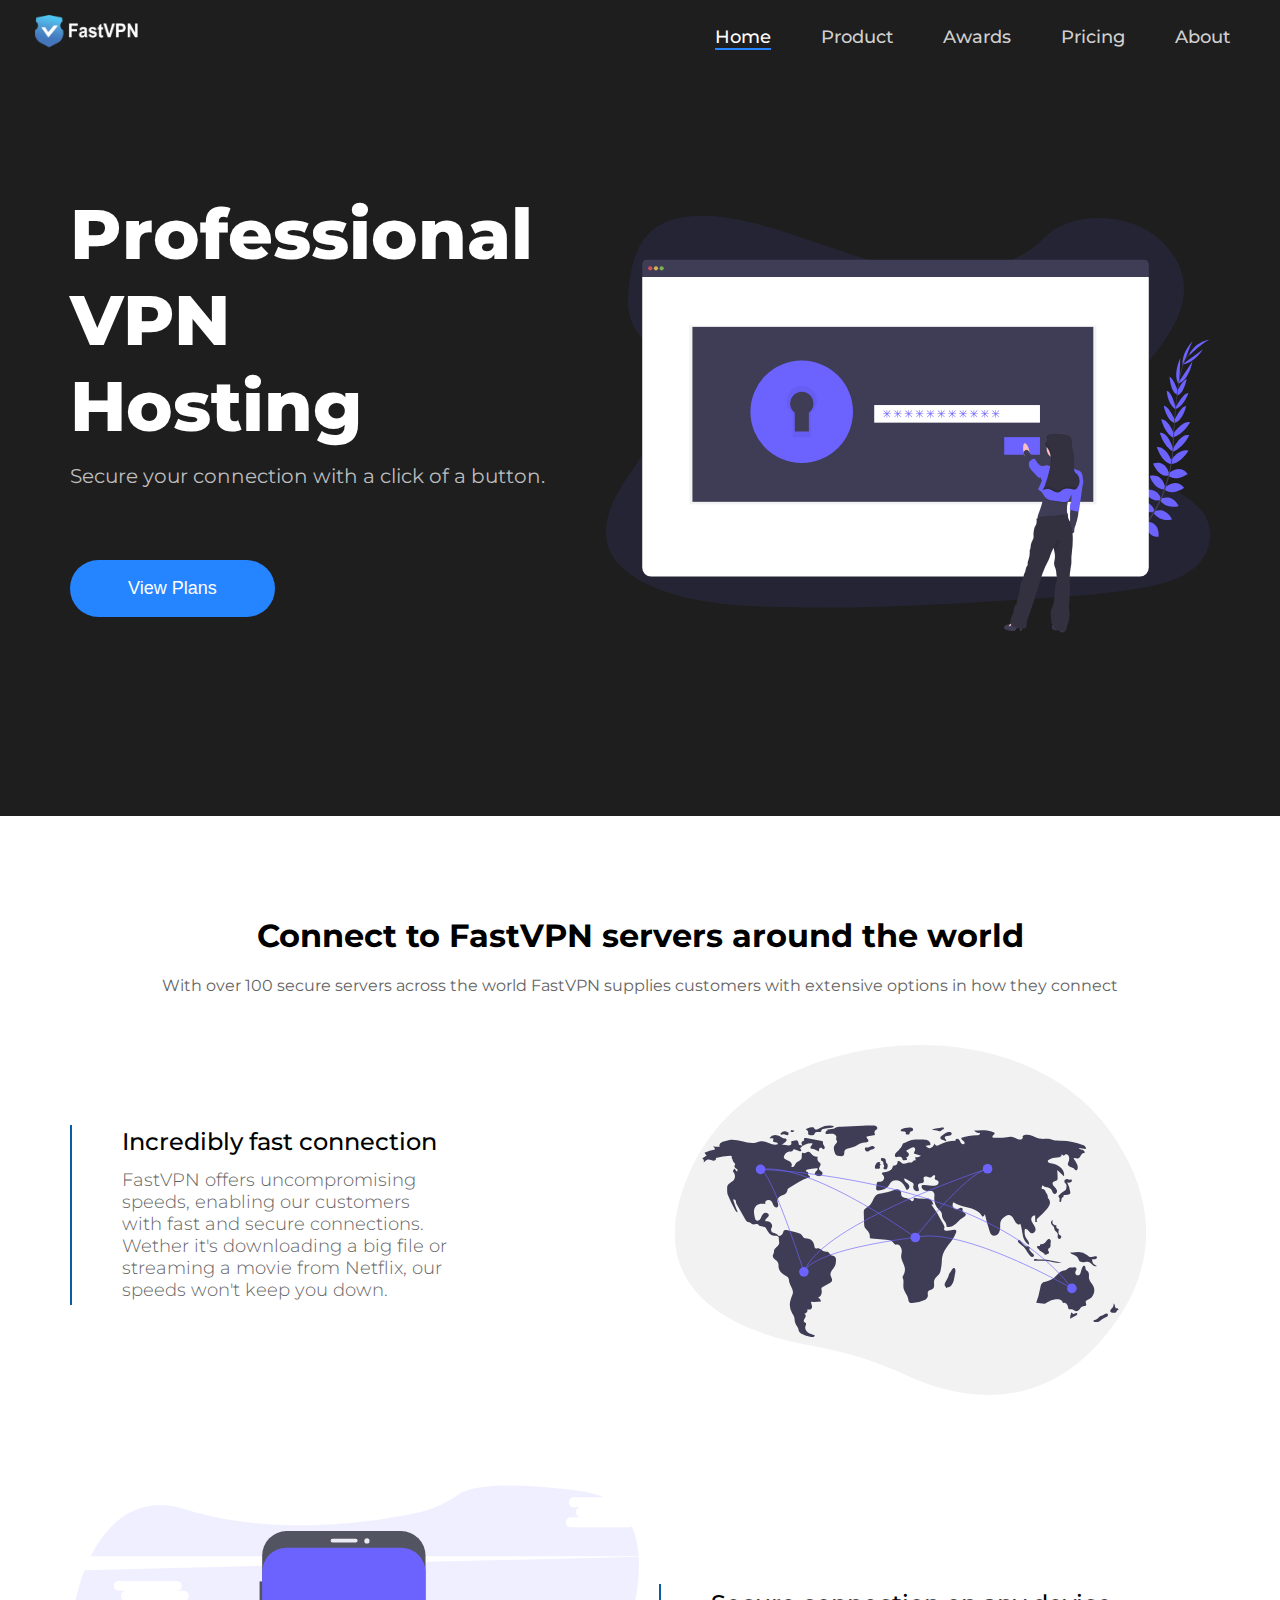
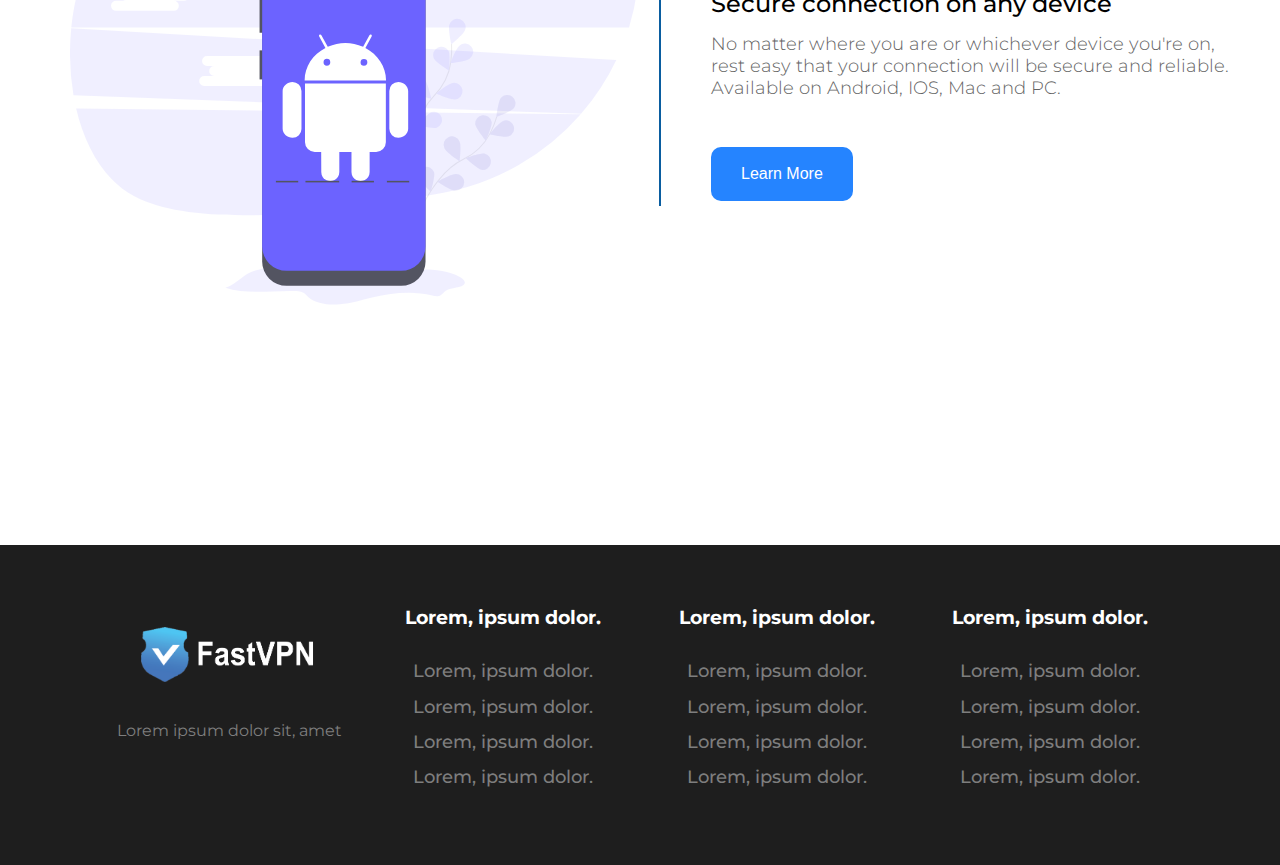
<file: html/index.html>
<!DOCTYPE html>
<html lang="en">
  <head>
    <meta charset="UTF-8" />
    <meta http-equiv="X-UA-Compatible" content="IE=edge" />
    <meta name="viewport" content="width=device-width, initial-scale=1.0" />
    <title>Home</title>
    <link rel="stylesheet" href="/css/styles.css" />
    <script src="https://code.jquery.com/jquery-3.6.0.min.js"></script>
  <script src="https://media.mq.edu.au/mmcc2140/resources/manual/js/mq-gallery.js"></script>
  </head>
  <body>
    <!-- navbar -->
    <header class="nav-header">
      <nav class="flexbox">
        <div class="nav_logo">
          <!-- image sourced via Adobe Stock with license, text "FastVPN" added in Photoshop -->
          <img src="/images/AdobeStock_202610501.png" alt="Adobe Logo" width="140" height="35"> 
        </div> 
        <ul>
          <li><a class="current" href="index.html">Home</a></li>
          <li><a href="products.html">Product</a></li>
          <li><a href="gallery.html">Awards</a></li>
          <li><a href="pricing.html">Pricing</a></li>
          <li><a href="about.html">About</a></li>
        </ul>
        
        </div>
      </nav>
    </header>
     <!-- landing page -->
    <section class="home-section">
      <div class="boxes">
        <div class="box box-one">
          <h1 class="homeTitle">Professional VPN <br> Hosting </h1>
          <p class="homeDescription">Secure your connection with a click of a button.</p>
          <a class="cta" href="pricing.html#pricing-section">
            <button class="products-sectionbutton">View Plans</button></a>
        </div>
        <div class="box box-two">
        </div>
      </div>
    </section>

<!-- information section -->
<div class="plan-info">
  <div class="info">
    <h1 class="plan-info-heading">Connect to FastVPN servers around the world</h1>
    <p class="plan-info-description">With over 100 secure servers across the world FastVPN supplies customers with extensive options in how they connect</p>
  </div>
<div class="plan-info-div">
  <div class="info-comment">
    <h1 class="info-comment-heading">Incredibly fast connection</h1>
    <p class="info-comment-description">FastVPN offers uncompromising speeds, enabling our customers with fast and secure connections. Wether it's downloading a big file or streaming a movie from Netflix, our speeds won't keep you down.</p>
  </div>
  <div class="info-image">
  </div>
  </div>

  <div id="product-section2" class="products-gridbox2">
    <div class="products-leftgrid-home"></div>
    <div class="products-rightgrid2">
      <h2 class="home-gridbox-title">
        Secure connection on any device
      </h2>
      <p class="home-gridbox-description">
        <span
          >No matter where you are or whichever device you're on, rest easy that your connection will be secure and reliable. Available on Android, IOS, Mac and PC.</span
        >
      </p>
      <a class="cta" href="products.html#product-home">
        <button class="products-button">Learn More</button>
      </a>
    </div>
  </div>
</div>

    <!-- Footer -->

<div class="footer-div">
<div class="footer-container">
  <section class="footer-section1">
    <div class="footer-logo">
      <!-- icon sourced via Adobe Stock with license. text "FastVPN" added in Photoshop -->
      <img src="/images/AdobeStock_202610501.png" alt="Adobe Logo" width="235" height="60"> 
    </div> 
    <p class="logo-comment">Lorem ipsum dolor sit, amet </p>
  </section>
  <section class="footer-section2">
    <div class="footer-header">
<h3>Lorem, ipsum dolor.</h3>
    </div>

    <ul class="list-ul">
      <li class="list-li">Lorem, ipsum dolor.</li>
      <li class="list-li">Lorem, ipsum dolor.</li>
      <li class="list-li">Lorem, ipsum dolor.</li>
      <li class="list-li"> Lorem, ipsum dolor.</li>
    </ul>
  
  </section>
  <section class="footer-section3">
    <div class="footer-header">
      <h3>Lorem, ipsum dolor.</h3>
          </div>
      
          <ul class="list-ul">
            <li class="list-li">Lorem, ipsum dolor.</li>
            <li class="list-li">Lorem, ipsum dolor.</li>
            <li class="list-li">Lorem, ipsum dolor.</li>
            <li class="list-li"> Lorem, ipsum dolor.</li>
          </ul>
  </section>
  <section class="footer-section4">
    <div class="footer-header">
      <h3>Lorem, ipsum dolor.</h3>
          </div>
      
          <ul class="list-ul">
            <li class="list-li">Lorem, ipsum dolor.</li>
            <li class="list-li">Lorem, ipsum dolor.</li>
            <li class="list-li">Lorem, ipsum dolor.</li>
            <li class="list-li"> Lorem, ipsum dolor.</li>
          </ul>
  </section>
</div>
</div>  
</html>
</file>
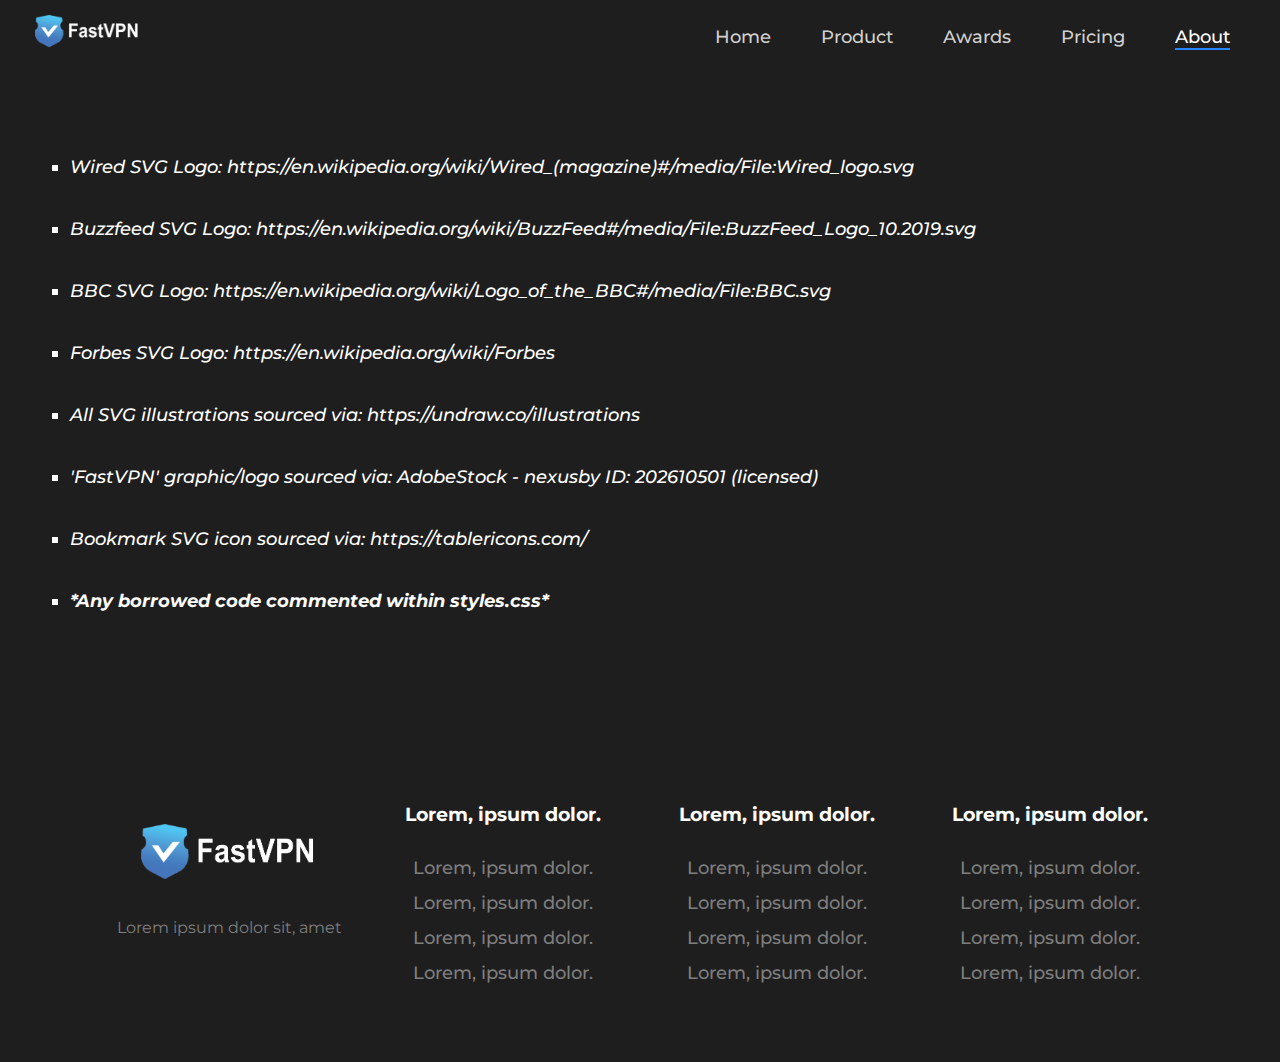
<file: html/about.html>
<!DOCTYPE html>
<html lang="en">
  <head>
    <meta charset="UTF-8" />
    <meta http-equiv="X-UA-Compatible" content="IE=edge" />
    <meta name="viewport" content="width=device-width, initial-scale=1.0" />
    <title>About</title>
    <link rel="stylesheet" href="/css/styles.css" />
    <script src="https://code.jquery.com/jquery-3.6.0.min.js"></script>
    <script src="https://media.mq.edu.au/mmcc2140/resources/manual/js/mq-gallery.js"></script>
  </head>
  <body>
    <!-- navbar -->
    <header class="header">
      <nav class="flexbox">
        <div class="nav_logo">
          <img
            src="/images/AdobeStock_202610501.png"
            alt="Adobe Logo"
            width="140"
            height="35"
          />
        </div>
        <ul>
          <li><a href="index.html">Home</a></li>
          <li><a href="products.html">Product</a></li>
          <li><a href="gallery.html">Awards</a></li>
          <li><a href="pricing.html">Pricing</a></li>
          <li><a class="current" href="about.html">About</a></li>
        </ul>
      </nav>
    </header>
    <section class="about-section">
      <ul class="reference-ul">
        <li class="reference-item">
          Wired SVG Logo:
          https://en.wikipedia.org/wiki/Wired_(magazine)#/media/File:Wired_logo.svg
        </li>
        <li class="reference-item">
          Buzzfeed SVG Logo:
          https://en.wikipedia.org/wiki/BuzzFeed#/media/File:BuzzFeed_Logo_10.2019.svg
        </li>
        <li class="reference-item">
          BBC SVG Logo:
          https://en.wikipedia.org/wiki/Logo_of_the_BBC#/media/File:BBC.svg
        </li>
        <li class="reference-item">
          Forbes SVG Logo: https://en.wikipedia.org/wiki/Forbes
        </li>
        <li class="reference-item">
          All SVG illustrations sourced via: https://undraw.co/illustrations
        </li>
        <li class="reference-item">
          'FastVPN' graphic/logo sourced via: AdobeStock - nexusby ID: 202610501
          (licensed)
        </li>
        <li class="reference-item">
          Bookmark SVG icon sourced via: https://tablericons.com/
        </li>
        <li class="reference-item">
          <b>*Any borrowed code commented within styles.css*</b>
        </li>
      </ul>
    

    <footer class="footer-block">
      <div class="footer-div">
        <div class="footer-container">
          <div class="footer-section1">
            <div class="footer-logo">
              <img
                src="/images/AdobeStock_202610501.png"
                alt="Adobe Logo"
                width="235"
                height="60"
              />
            </div>
            <p class="logo-comment">Lorem ipsum dolor sit, amet</p>
          </div>
          <div class="footer-section2">
            <div class="footer-header">
              <h3>Lorem, ipsum dolor.</h3>
            </div>

            <ul class="list-ul">
              <li class="list-li">Lorem, ipsum dolor.</li>
              <li class="list-li">Lorem, ipsum dolor.</li>
              <li class="list-li">Lorem, ipsum dolor.</li>
              <li class="list-li">Lorem, ipsum dolor.</li>
            </ul>
          </div>
          <div class="footer-section3">
            <div class="footer-header">
              <h3>Lorem, ipsum dolor.</h3>
            </div>

            <ul class="list-ul">
              <li class="list-li">Lorem, ipsum dolor.</li>
              <li class="list-li">Lorem, ipsum dolor.</li>
              <li class="list-li">Lorem, ipsum dolor.</li>
              <li class="list-li">Lorem, ipsum dolor.</li>
            </ul>
          </div>
          <div class="footer-section4">
            <div class="footer-header">
              <h3>Lorem, ipsum dolor.</h3>
            </div>

            <ul class="list-ul">
              <li class="list-li">Lorem, ipsum dolor.</li>
              <li class="list-li">Lorem, ipsum dolor.</li>
              <li class="list-li">Lorem, ipsum dolor.</li>
              <li class="list-li">Lorem, ipsum dolor.</li>
            </ul>
          </div>
        </div>
      </div>
      </section>
    </footer>
  </body>
</html>
</file>
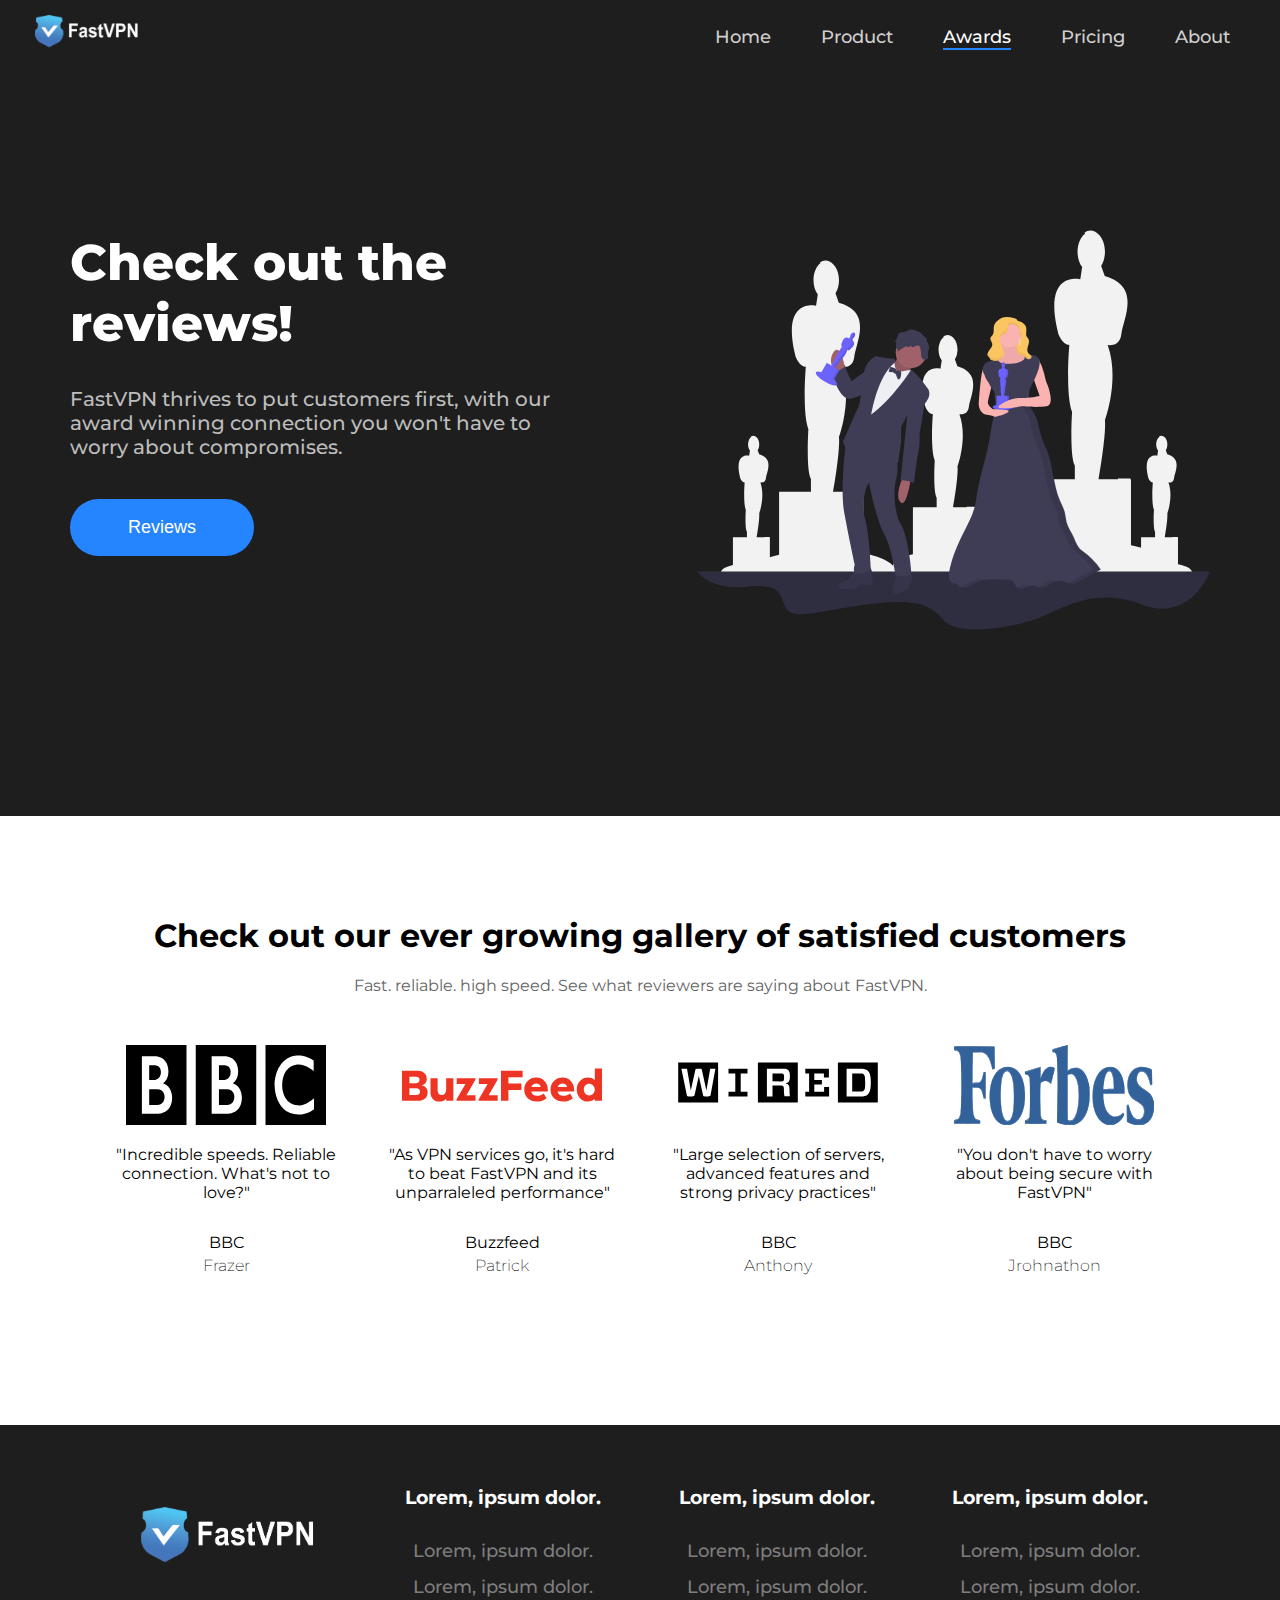
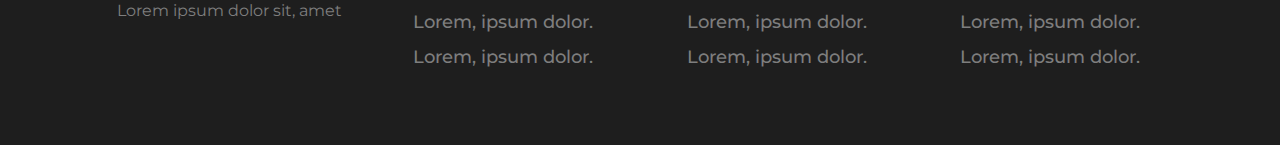
<file: html/gallery.html>
<!DOCTYPE html>
<html lang="en">
  <head>
    <meta charset="UTF-8" />
    <meta http-equiv="X-UA-Compatible" content="IE=edge" />
    <meta name="viewport" content="width=device-width, initial-scale=1.0" />
    <title>Awards</title>
    <link rel="stylesheet" href="/css/styles.css" />
    <script src="https://code.jquery.com/jquery-3.6.0.min.js"></script>
    <script src="https://media.mq.edu.au/mmcc2140/resources/manual/js/mq-gallery.js"></script>
  </head>
  <body>
    <!-- navbar -->
    <header class="header">
      <nav class="flexbox">
        <div class="nav_logo">
          <img
            src="/images/AdobeStock_202610501.png"
            alt="Adobe logo"
            width="140"
            height="35"
          />
        </div>
        <ul>
          <li><a href="index.html">Home</a></li>
          <li><a href="products.html">Product</a></li>
          <li><a class="current" href="gallery.html">Awards</a></li>
          <li><a href="pricing.html">Pricing</a></li>
          <li><a href="about.html">About</a></li>
        </ul>
      </nav>
    </header>

    <body>
      <section class="gallery-section">
        
        <div class="gallery-boxes">
          <div class="gallery-box-one"> 
            <h1 class="box-one-head">Check out the reviews!</h1>
            <p class="box-one-desc">FastVPN thrives to put customers first, with our award winning connection you won't have to worry about compromises.</p>
            <a class="cta" href="#awards-section">
              <button class="products-sectionbutton">Reviews</button></a>
          </div>
          <div class="gallery-box-two">

          </div>
        </div>
      </section>

    <div id="awards-section" class="javaImagesSection">
      
      <div class="plan-info-awards">
        <div class="info">
          <h1 class="plan-info-heading">Check out our ever growing gallery of satisfied customers</h1>
          <p class="plan-info-description">Fast. reliable. high speed. See what reviewers are saying about FastVPN.</p>
        </div>

      <div class="javaImagesContainer">
        <div class="javaImages">
          <img
            src="/images/bbc-logo.svg"
            alt="BBC Logo. Sourced Via https://en.wikipedia.org/wiki/Logo_of_the_BBC" class="mq-gallery"
            data-large="/images/BBC_logo_black_background.png"
            width="200"
            height="80"
          />
          
          <p class="logo-descriptions">"Incredible speeds. Reliable connection. What's not to love?"</p>
          <p class="logo-company">BBC</p>
          <p class="logo-author"> <br>Frazer </p>
        </div>
        <div class="javaImages">
          <img
            src="/images/BuzzFeed_Logo_10.2019.svg"
            alt="Buzzfeed Logo. Sourced Via https://en.wikipedia.org/wiki/BuzzFeed" class="mq-gallery"
            data-large="/images/BuzzFeed_Logo_10.2019.svg"
            width="200"
            height="80"
          />
          
          
            <p class="logo-descriptions">"As VPN services go, it's hard to beat FastVPN and its unparraleled performance"</p>
            <p class="logo-company">Buzzfeed</p>
            <p class="logo-author"> <br>Patrick </p>
        </div>
        <div class="javaImages">
          <img
            src="/images/Wired_logo.svg"
            alt="Wired Logo. Sourced via https://en.wikipedia.org/wiki/Wired_(magazine)" class="mq-gallery"
            data-large="/images/wired-logo-2.png"
            width="200"
            height="80"
          />
          
            <p class="logo-descriptions">"Large selection of servers, advanced features and strong privacy practices"</p>
            <p class="logo-company">BBC</p>
            <p class="logo-author"> <br>Anthony </p>
        </div>
        <div class="javaImages">
          <img
            src="/images/Forbes_logo.svg"
            alt="Forbes Logo. Sourced via https://en.m.wikipedia.org/wiki/File:Forbes_logo.svg" class="mq-gallery"
            data-large="/images/Forbes_logo.svg"
            width="200"
            height="80"
          />
          
            <p class="logo-descriptions">"You don't have to worry about being secure with FastVPN"</p>
            <p class="logo-company">BBC</p>
            <p class="logo-author"> <br>Jrohnathon </p>
        </div>
        </div>
      </div>
    </div>
    
</body>

    <footer class="footer-block">
      <div class="footer-div">
        <div class="footer-container">
          <section class="footer-section1">
            <div class="footer-logo">
              <img
                src="/images/AdobeStock_202610501.png"
                alt="Adobe Logo"
                width="235"
                height="60"
              />
            </div>
            <p class="logo-comment">Lorem ipsum dolor sit, amet</p>
          </section>
          <section class="footer-section2">
            <div class="footer-header">
              <h3>Lorem, ipsum dolor.</h3>
            </div>

            <ul class="list-ul">
              <li class="list-li">Lorem, ipsum dolor.</li>
              <li class="list-li">Lorem, ipsum dolor.</li>
              <li class="list-li">Lorem, ipsum dolor.</li>
              <li class="list-li">Lorem, ipsum dolor.</li>
            </ul>
          </section>
          <section class="footer-section3">
            <div class="footer-header">
              <h3>Lorem, ipsum dolor.</h3>
            </div>

            <ul class="list-ul">
              <li class="list-li">Lorem, ipsum dolor.</li>
              <li class="list-li">Lorem, ipsum dolor.</li>
              <li class="list-li">Lorem, ipsum dolor.</li>
              <li class="list-li">Lorem, ipsum dolor.</li>
            </ul>
          </section>
          <section class="footer-section4">
            <div class="footer-header">
              <h3>Lorem, ipsum dolor.</h3>
            </div>

            <ul class="list-ul">
              <li class="list-li">Lorem, ipsum dolor.</li>
              <li class="list-li">Lorem, ipsum dolor.</li>
              <li class="list-li">Lorem, ipsum dolor.</li>
              <li class="list-li">Lorem, ipsum dolor.</li>
            </ul>
          </section>
        </div>
      </div>
    </footer>
  
</html>
</file>
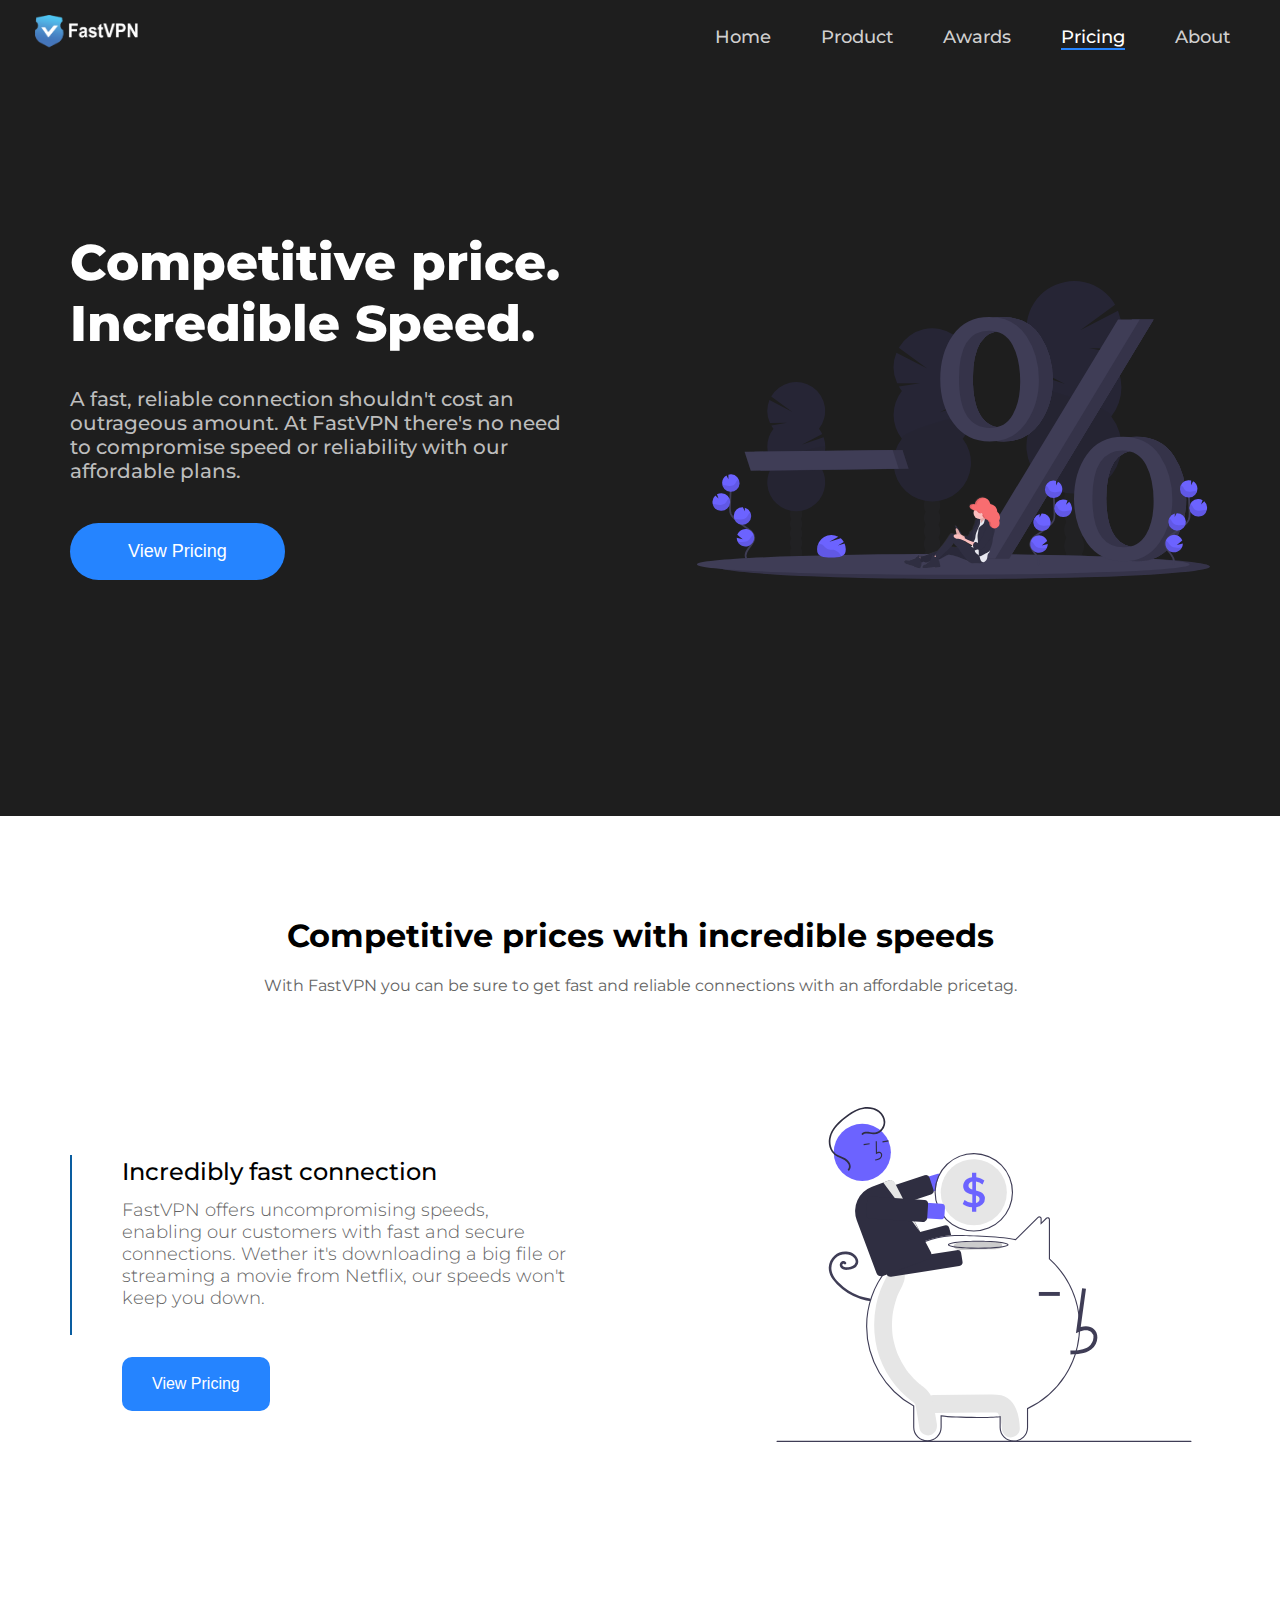
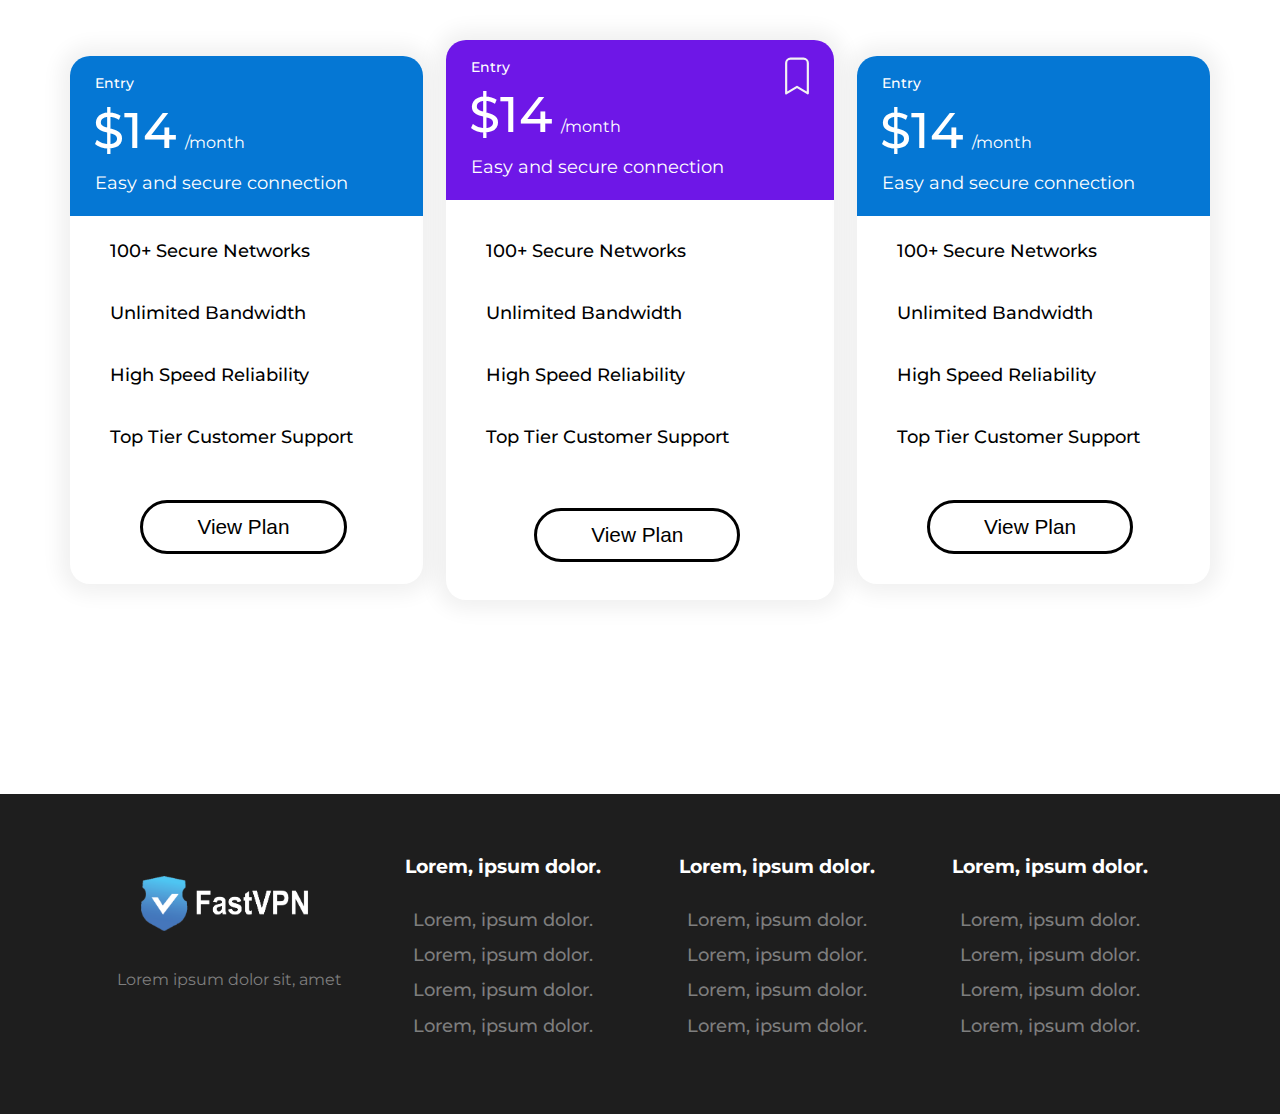
<file: html/pricing.html>
<!DOCTYPE html>
<html lang="en">
  <head>
    <meta charset="UTF-8" />
    <meta http-equiv="X-UA-Compatible" content="IE=edge" />
    <meta name="viewport" content="width=device-width, initial-scale=1.0" />
    <title>Pricing</title>
    <link rel="stylesheet" href="/css/styles.css" />
    <script src="https://code.jquery.com/jquery-3.6.0.min.js"></script>
    <script src="https://media.mq.edu.au/mmcc2140/resources/manual/js/mq-gallery.js"></script>
  </head>
  <body>
    <!-- navbar -->
    <header class="header">
      <nav class="flexbox">
        <div class="nav_logo">
          <img
            src="/images/AdobeStock_202610501.png"
            alt="Adobe Logo"
            width="140"
            height="35"
          />
        </div>
        <ul>
          <li><a href="index.html">Home</a></li>
          <li><a href="products.html">Product</a></li>
          <li><a href="gallery.html">Awards</a></li>
          <li><a class="current" href="pricing.html">Pricing</a></li>
          <li><a href="about.html">About</a></li>
        </ul>
      </nav>
    </header>

    <!-- Landing Page (Pricing.html) -->
    <section class="gallery-section">
      <div class="gallery-boxes">
        <div class="gallery-box-one">
          <h1 class="box-one-head">
            Competitive price. <br />Incredible Speed.
          </h1>
          <p class="box-one-desc">
            A fast, reliable connection shouldn't cost an outrageous amount. At
            FastVPN there's no need to compromise speed or reliability with our
            affordable plans.
          </p>
          <a class="cta" href="#pricing-section">
            <button class="products-sectionbutton">View Pricing</button></a
          >
        </div>
        <div class="pricing-box-two"></div>
      </div>
    </section>

    <!-- information section (pricing.html) -->
    <div class="plan-info-pricing">
      <div class="info">
        <h1 class="plan-info-heading">
          Competitive prices with incredible speeds
        </h1>
        <p class="plan-info-description">
          With FastVPN you can be sure to get fast and reliable connections with
          an affordable pricetag.
        </p>
      </div>
      <div class="plan-info-div-pricing">
        <div class="info-comment">
          <h1 class="info-comment-heading">Incredibly fast connection</h1>
          <p class="info-comment-description">
            FastVPN offers uncompromising speeds, enabling our customers with
            fast and secure connections. Wether it's downloading a big file or
            streaming a movie from Netflix, our speeds won't keep you down.
          </p>
          <a class="cta" href="pricing.html#pricing-section">
            <button class="products-button">View Pricing</button></a
          >
        </div>
        <div class="info-image-pricing">
          <img
            src="/images/undraw_Savings_re_eq4w.svg"
            alt="Adobe Logo"
            width="80%"
            height="80%"
          />
        </div>
      </div>
    </div>

    <!-- Plans container (pricing.html) -->
    <div id="pricing-section" class="grid-box-pricing">
      <div class="plan">
        <header class="plan-header">
          <span class="planh">Entry</span>
          <span class="pland">$14</span>
          <span class="plan-billing-cycle">/month</span>
          <span class="plan-comment">Easy and secure connection</span>
        </header>

        <div class="plan-body">
          <ul class="list-items">
            <li>100+ Secure Networks</li>
            <li>Unlimited Bandwidth</li>
            <li>High Speed Reliability</li>
            <li>Top Tier Customer Support</li>
          </ul>
          <a class="cta"><button class="button2">View Plan</button></a>
        </div>
      </div>

      <div class="plan plan-popular">
        <header class="planpopular-header">
          <!-- icon sourced via: https://tablericons.com/ -->
          <div class="iconContainer">
            <svg
              class="plan-popular-icon"
              xmlns="http://www.w3.org/2000/svg"
              class="icon icon-tabler icon-tabler-bookmark"
              width="52"
              height="52"
              viewBox="0 0 24 24"
              stroke-width="1"
              stroke="#f3f3f3"
              fill="none"
              stroke-linecap="round"
              stroke-linejoin="round"
            >
              <path stroke="none" d="M0 0h24v24H0z" fill="none" />
              <path d="M9 4h6a2 2 0 0 1 2 2v14l-5 -3l-5 3v-14a2 2 0 0 1 2 -2" />
            </svg>
          </div>
          <span class="planh">Entry</span>
          <span class="pland">$14</span>
          <span class="plan-billing-cycle">/month</span>
          <span class="plan-comment">Easy and secure connection</span>
        </header>

        <div class="planpopular-body">
          <ul class="list-items">
            <li>100+ Secure Networks</li>
            <li>Unlimited Bandwidth</li>
            <li>High Speed Reliability</li>
            <li>Top Tier Customer Support</li>
          </ul>
          <a class="cta"><button class="button3">View Plan</button></a>
        </div>
      </div>

      <div class="plan">
        <header class="plan-header">
          <span class="planh">Entry</span>
          <span class="pland">$14</span>
          <span class="plan-billing-cycle">/month</span>
          <span class="plan-comment">Easy and secure connection</span>
        </header>

        <div class="plan-body">
          <ul class="list-items">
            <li>100+ Secure Networks</li>
            <li>Unlimited Bandwidth</li>
            <li>High Speed Reliability</li>
            <li>Top Tier Customer Support</li>
          </ul>
          <a class="cta"><button class="button2">View Plan</button></a>
        </div>
        <div class="grid-box-two"></div>
      </div>
    </div>

    <footer class="footer-block">
      <div class="footer-div">
        <div class="footer-container">
          <section class="footer-section1">
            <div class="footer-logo">
              <img
                src="/images/AdobeStock_202610501.png"
                alt="Adobe Logo"
                width="100%"
                height="60"
              />
            </div>
            <p class="logo-comment">Lorem ipsum dolor sit, amet</p>
          </section>
          <section class="footer-section2">
            <div class="footer-header">
              <h3>Lorem, ipsum dolor.</h3>
            </div>

            <ul class="list-ul">
              <li class="list-li">Lorem, ipsum dolor.</li>
              <li class="list-li">Lorem, ipsum dolor.</li>
              <li class="list-li">Lorem, ipsum dolor.</li>
              <li class="list-li">Lorem, ipsum dolor.</li>
            </ul>
          </section>
          <section class="footer-section3">
            <div class="footer-header">
              <h3>Lorem, ipsum dolor.</h3>
            </div>

            <ul class="list-ul">
              <li class="list-li">Lorem, ipsum dolor.</li>
              <li class="list-li">Lorem, ipsum dolor.</li>
              <li class="list-li">Lorem, ipsum dolor.</li>
              <li class="list-li">Lorem, ipsum dolor.</li>
            </ul>
          </section>
          <section class="footer-section4">
            <div class="footer-header">
              <h3>Lorem, ipsum dolor.</h3>
            </div>

            <ul class="list-ul">
              <li class="list-li">Lorem, ipsum dolor.</li>
              <li class="list-li">Lorem, ipsum dolor.</li>
              <li class="list-li">Lorem, ipsum dolor.</li>
              <li class="list-li">Lorem, ipsum dolor.</li>
            </ul>
          </section>
        </div>
      </div>
    </footer>
  </body>
</html>
</file>
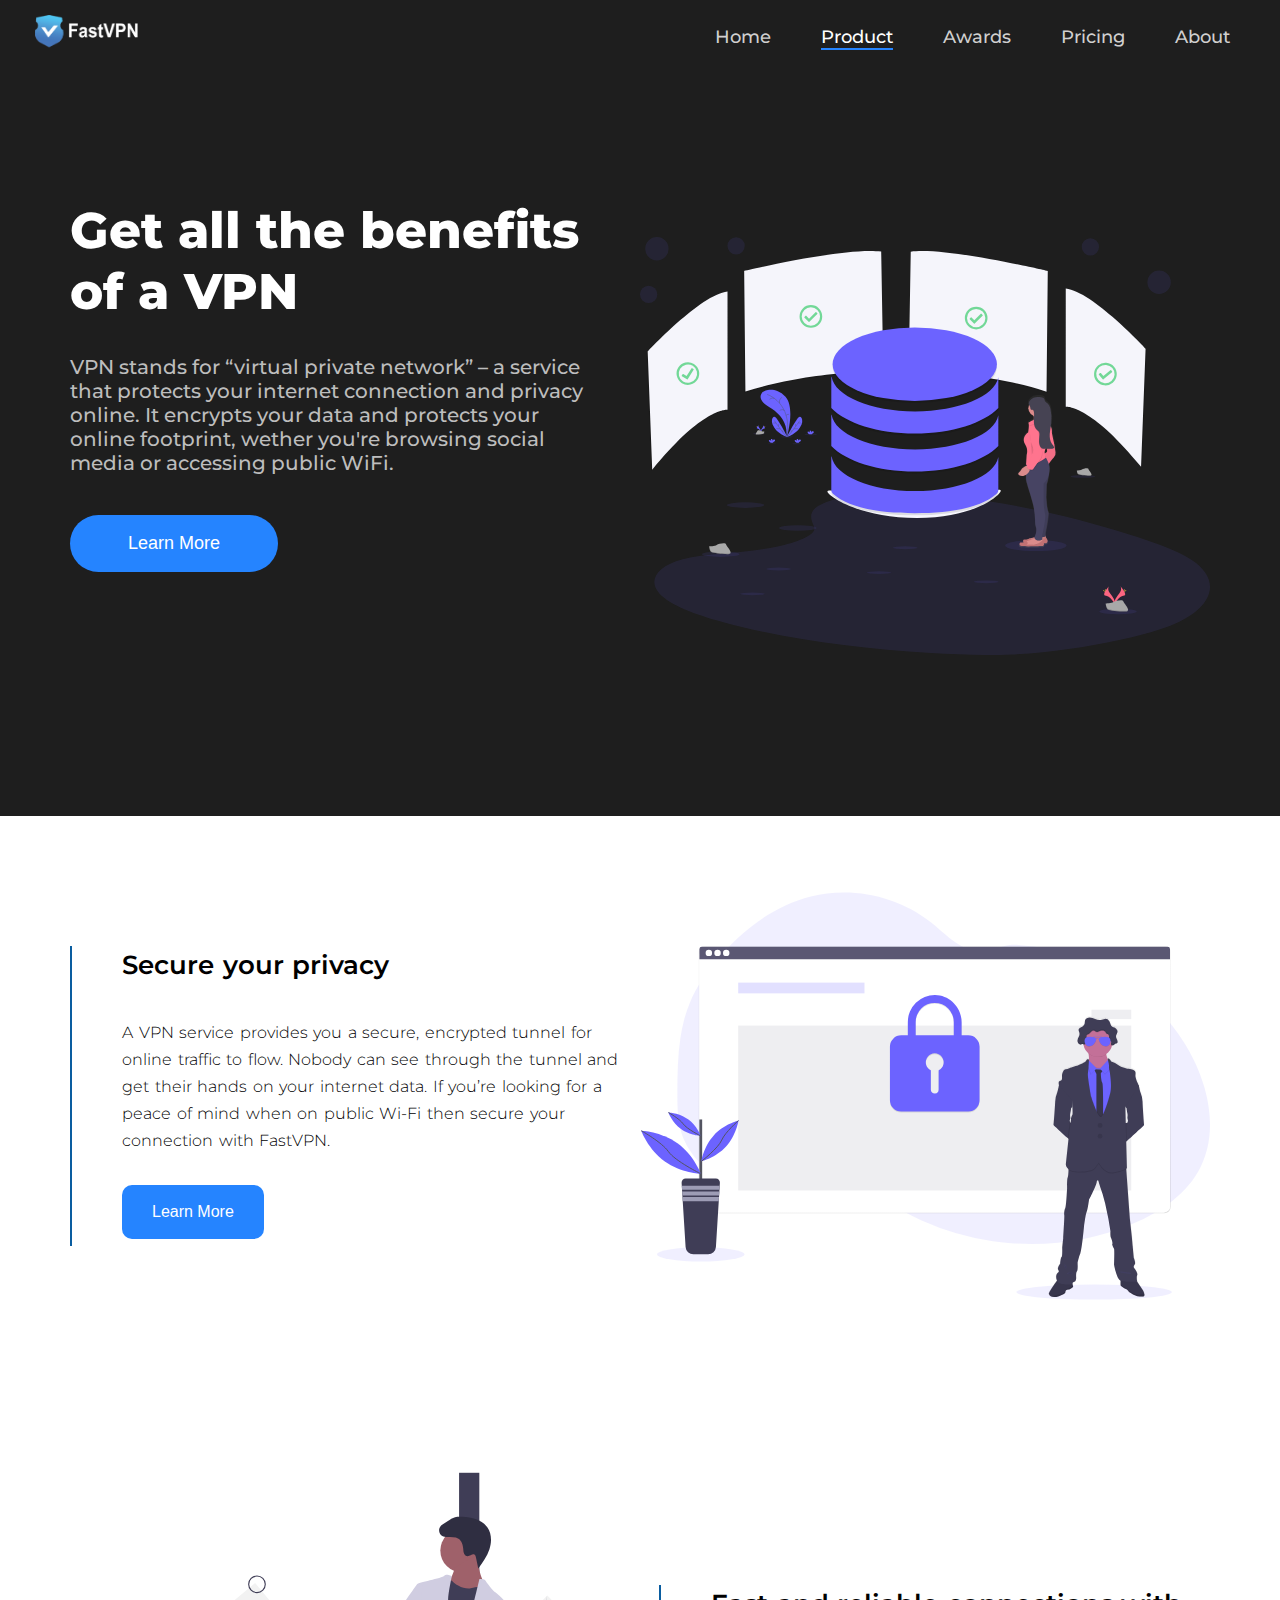
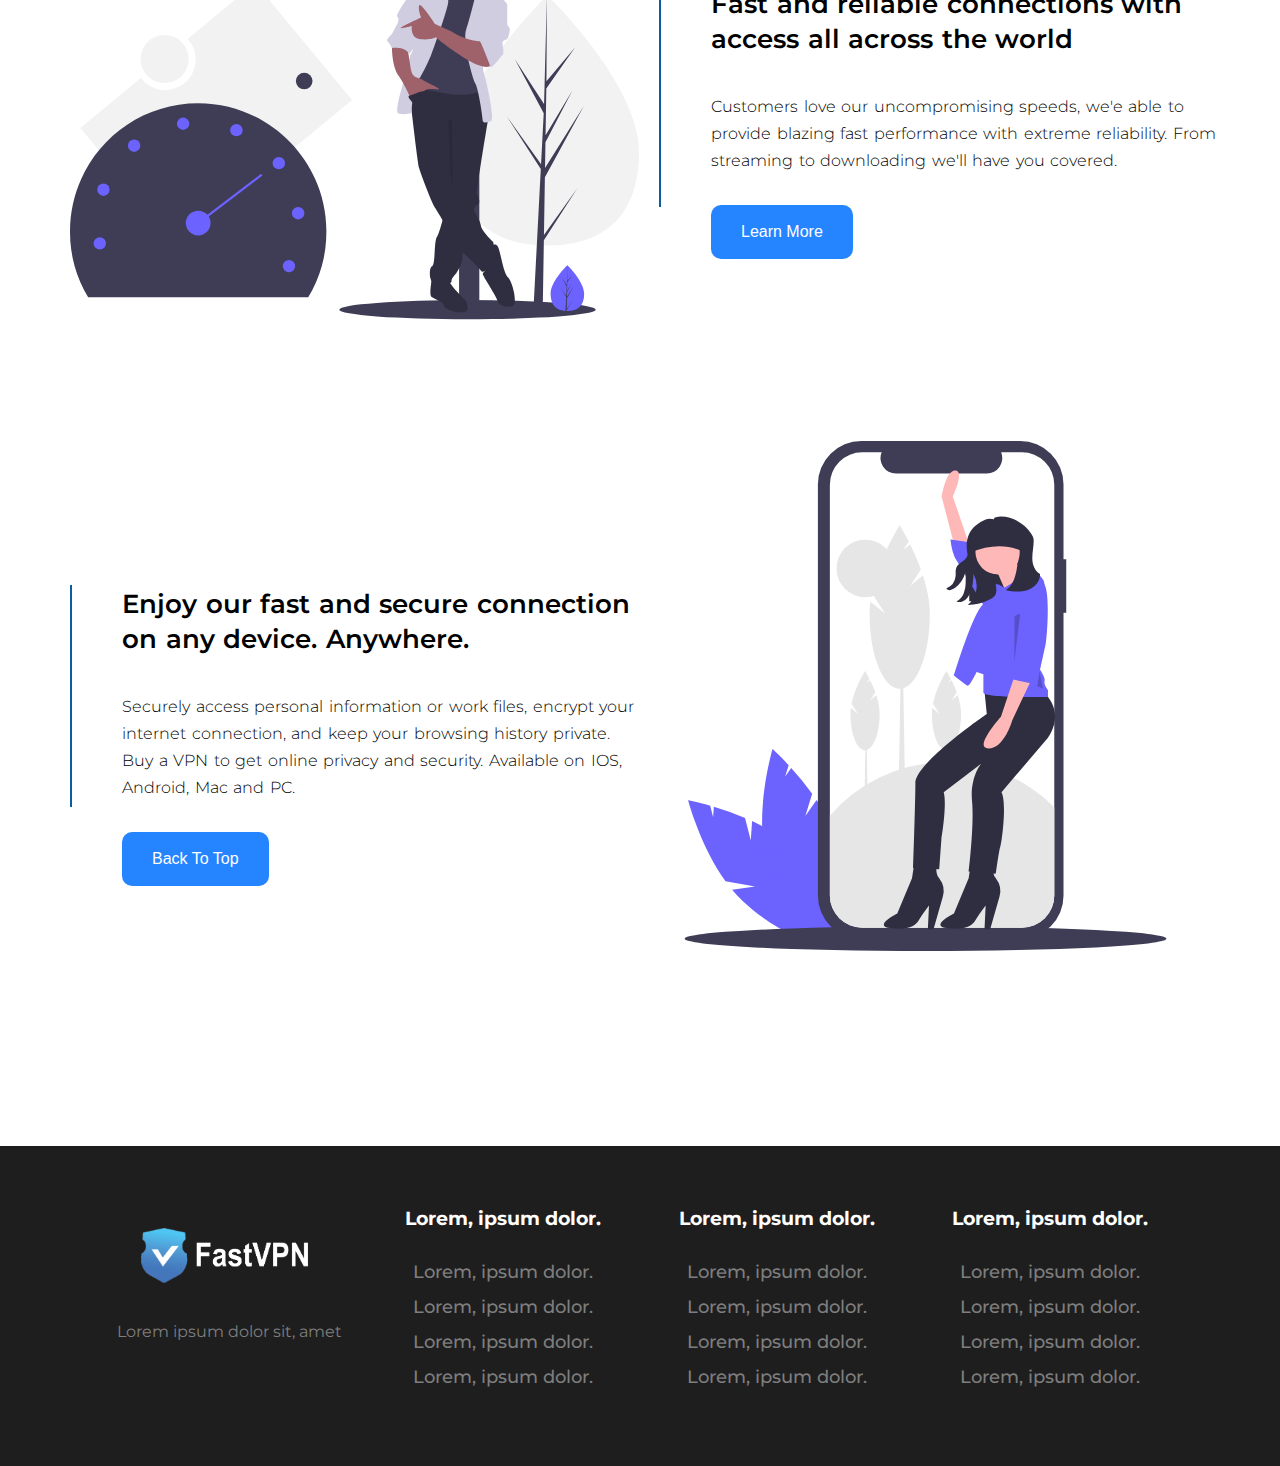
<file: html/products.html>
<!DOCTYPE html>
<html lang="en">
  <head>
    <meta charset="UTF-8" />
    <meta http-equiv="X-UA-Compatible" content="IE=edge" />
    <meta name="viewport" content="width=device-width, initial-scale=1.0" />
    <title>Products</title>
    <link rel="stylesheet" href="/css/styles.css" />
    <script src="https://code.jquery.com/jquery-3.6.0.min.js"></script>
    <script src="https://media.mq.edu.au/mmcc2140/resources/manual/js/mq-gallery.js"></script>
    
  </head>
  
    <!-- navbar -->
    <header class="header">
      <nav id="product-home" class="flexbox">
        <div class="nav_logo">
          <img
            src="/images/AdobeStock_202610501.png"
            alt="Adobe Logo"
            width="140"
            height="35"
          />
        </div>
        <ul>
          <li><a href="index.html">Home</a></li>
          <li><a class="current" href="products.html">Product</a></li>
          <li><a href="gallery.html">Awards</a></li>
          <li><a href="pricing.html">Pricing</a></li>
          <li><a href="about.html">About</a></li>
        </ul>
      </nav>
    </header>

    <body>
    <!--landing page-->
    <section class="products-section">
      <div class="product-boxes">
        <div class="products-box-one">
          <h1 class="products-title">Get all the benefits of a VPN</h1>
          <p class="products-description">
            VPN stands for “virtual private network” – a service that protects
            your internet connection and privacy online. It encrypts your data
            and protects your online footprint, wether you're browsing social
            media or accessing public WiFi.
          </p>
          <a class="cta" href="#product-section">
            <button class="products-sectionbutton">Learn More</button></a>
        </div>
        <div class="products-box-two"></div>
      </div>

      <!-- content -->
      <div id="product-section" class="products-gridbox">
        <div class="products-leftgrid">
          <h2 class="products-gridbox-title">Secure your privacy</h2>
          <p class="products-gridbox-description" >
            <span
              >A VPN service provides you a secure, encrypted tunnel for online
              traffic to flow. Nobody can see through the tunnel and get their
              hands on your internet data. If you’re looking for a peace of mind
              when on public Wi-Fi then secure your connection with FastVPN.
              </span
            >
          </p>
          <a class="cta" href="#product-section2">
          <button class="products-button">Learn More</button>
        </a>
        </div>
        <div class="products-rightgrid"></div>
      </div>

      <div id="product-section2" class="products-gridbox2">
        <div class="products-leftgrid2"></div>
        <div class="products-rightgrid2">
          <h2 class="products-gridbox-title">
            Fast and reliable connections with access all across the world
          </h2>
          <p class="products-gridbox-description">
            <span
              >Customers love our uncompromising speeds, we'e able to provide blazing fast performance with extreme reliability. From streaming to downloading we'll have you covered.</span
            >
          </p>
          <a class="cta" href="#product-section3">
            <button class="products-button">Learn More</button>
          </a>
        </div>
      </div>

      <div id="product-section3" class="products-gridbox3">
        <div class="products-leftgrid3">
          <h2 class="products-gridbox-title">
            Enjoy our fast and secure connection on any device. Anywhere.
          </h2>
          <p class="products-gridbox-description">
            <span
              >Securely access personal information or work files, encrypt your
              internet connection, and keep your browsing history private. Buy a
              VPN to get online privacy and security. Available on IOS, Android, Mac and PC.</span
            >
          </p>
          <a class="cta" href="#product-home">
            <button class="products-button">Back To Top</button>
          </a>
        </div>
        <div class="products-rightgrid3"></div>
      </div>
    </body>

      <footer>
        <div class="footer-div">
          <div class="footer-container">
            <section class="footer-section1">
              <div class="footer-logo">
                <img
                  src="/images/AdobeStock_202610501.png"
                  alt="Adobe Logo"
                  width="100%"
                  height="60"
                />
              </div>
              <p class="logo-comment">Lorem ipsum dolor sit, amet</p>
            </section>
            <section class="footer-section2">
              <div class="footer-header">
                <h3>Lorem, ipsum dolor.</h3>
              </div>

              <ul class="list-ul">
                <li class="list-li">Lorem, ipsum dolor.</li>
                <li class="list-li">Lorem, ipsum dolor.</li>
                <li class="list-li">Lorem, ipsum dolor.</li>
                <li class="list-li">Lorem, ipsum dolor.</li>
              </ul>
            </section>
            <section class="footer-section3">
              <div class="footer-header">
                <h3>Lorem, ipsum dolor.</h3>
              </div>

              <ul class="list-ul">
                <li class="list-li">Lorem, ipsum dolor.</li>
                <li class="list-li">Lorem, ipsum dolor.</li>
                <li class="list-li">Lorem, ipsum dolor.</li>
                <li class="list-li">Lorem, ipsum dolor.</li>
              </ul>
            </section>
            <section class="footer-section4">
              <div class="footer-header">
                <h3>Lorem, ipsum dolor.</h3>
              </div>

              <ul class="list-ul">
                <li class="list-li">Lorem, ipsum dolor.</li>
                <li class="list-li">Lorem, ipsum dolor.</li>
                <li class="list-li">Lorem, ipsum dolor.</li>
                <li class="list-li">Lorem, ipsum dolor.</li>
              </ul>
            </section>
          </div>
        </div>
      </footer>
    </section>
  
</html>
</file>
<file: css/styles.css>
@import url("https://fonts.googleapis.com/css2?family=Montserrat:wght@100;200;300;500;700;800&display=swap");

html {
  font-family: "Montserrat", sans-serif;
  margin: 0px;
  padding: 0px;
  scroll-behavior: smooth; /* https://www.w3schools.com/howto/howto_css_smooth_scroll.asp#section1 */
}

/* START OF index.html */

body {
  min-height: 100vh;
  margin: 0px;
  padding: 0px;
}

.flexbox {
  display: flex;
  justify-content: space-between;
  background-color: rgb(30, 30, 30);
}

/* highlight nav buttons. Sourced via: https://www.youtube.com/watch?v=l9niaFJh8Gs&ab_channel=ThomasBradley */
.current {
  color: white;
  border-bottom: 2px solid #2584ff;
}

.current:hover {
  color: rgb(209, 208, 208);
  transition: all 0.085s ease 0s;
}

.nav_logo {
  cursor: pointer;
  position: relative;
  top: 15px;
  left: 35px;
  height: 35px;
}

ul {
  display: flex;
}

li {
  margin-right: 50px;
  margin-top: 10px;
  font-size: 16px;
  font-weight: 500;
}

a {
  text-decoration: none;
  color: rgb(209, 208, 208);
}

a:hover {
  transition: all 0.085s ease 0s;
  color: rgb(255, 255, 255);
}

.home-section {
  background-color: rgb(30, 30, 30);
  width: 100vw;
  height: 45rem;
}

.boxes {
  display: flex;
  justify-content: space-between;
  align-content: center;
  background-color: rgb(30, 30, 30);
  width: 100%;
  height: 800px;
  max-height: 700px;
  max-width: 1140px;
  margin: 0 auto;
}

.box-one {
  position: relative;
  top: 3rem;
  height: 33rem;
  width: 40rem;
}

.box-two {
  position: relative;
  height: 41rem;
  width: 45rem;
  background-image: url("/images/Secure.index.svg"); /*  Image sourced via Adobe Stock with license */
  background-size: 100% 100%;
}

.homeTitle {
  color: white;
  font-weight: 800;
  font-size: 70px;
}

.homeDescription {
  color: rgb(189, 189, 189);
  font-size: 20px;
  position: relative;
  bottom: 2rem;
}

.button1 {
  position: relative;
  cursor: pointer;
  color: white;
  border-radius: 50px;
  font-size: 18px;
  padding: 18px 58px;
  background-color: #2584ff;
  outline: none;
  border: none;
  transition: all 0.3s ease 0s;
}

.button1:hover {
  background-color: rgb(10, 93, 160);
  transform: scale(
    1.03
  ); /* https://www.w3schools.com/cssref/css3_pr_transform.asp */
}

.plan-info {
  position: relative;
  width: 100%;
  max-width: 1140px;
  margin: 0 auto;
  margin-top: 100px;
}

.info {
  margin-bottom: 50px;
}

.plan-info-heading {
  font-weight: 700;
  text-align: center;
  font-size: 2rem;
}

.plan-info-description {
  color: rgb(100, 100, 100);
  text-align: center;
}

.info-comment {
  height: 180px;
  width: 50%;
  border-left: 2px solid rgb(10, 93, 160);
  margin-top: 80px;
}

.info-comment-heading {
  position: relative;
  bottom: 15px;
  margin-left: 50px;
  font-size: 24px;
  font-weight: 500;
}

.info-comment-description {
  color: rgb(100, 100, 100);
  position: relative;
  bottom: 20px;
  margin-left: 50px;
  font-size: 18px;
  font-weight: 300;
}

.plan-info-div {
  display: flex;
  justify-content: space-evenly;
}

.plan-info-div-2 {
  display: flex;
  justify-content: space-evenly;
}

.info-image {
  position: relative;
  background-image: url("/images/Plan-info.svg");
  background-size: 100% 100%;
  background-repeat: no-repeat;
  width: 100%;
  height: 350px;
  left: 5rem;
}

.products-leftgrid-home {
  background-image: url("/images/undraw_android_jr64.svg");
  background-size: 100% 100%;
  height: 85%;
  width: 50%;
}

.home-gridbox-title {
  position: relative;
  bottom: 15px;
  margin-left: 50px;
  font-size: 24px;
  font-weight: 500;
}

.home-gridbox-description {
  color: rgb(100, 100, 100);
  position: relative;
  bottom: 20px;
  margin-left: 50px;
  font-size: 18px;
  font-weight: 300;
}

.footer-div {
  display: flex;
  justify-content: center;
  background-color: rgb(30, 30, 30);
  margin: 0 auto;
  margin-top: 150px;
  height: 320px;
  width: 100%;
  max-height: 400px;
}

.footer-container {
  display: flex;
  justify-content: space-evenly;
  align-items: center;
  max-width: 1140px;
  max-height: 320px;
  width: 100%;
  height: 100%;
}

.footer-section1 {
  width: 20%;
  height: 80%;
}

.footer-logo {
  position: relative;
  left: 25px;
  margin-top: 50px;
}

.logo-comment {
  margin-top: 30px;
  text-align: center;
  color: rgb(126, 126, 126);
}

.logo-comment:hover {
  color: white;
  cursor: pointer;
  transition: all 0.085s ease 0s;
}

.footer-section2 {
  width: 20%;
  height: 80%;
}

.footer-header {
  text-align: center;
  height: 20%;
  position: relative;
  top: 10px;
  color: white;
}

.list-ul {
  display: flex;
  flex-direction: column;
  justify-content: space-evenly;
  color: rgb(126, 126, 126);
  height: 60%;
  padding: 0;
  margin: 0;
}

.list-li {
  text-align: center;
  margin: 0;
  transition: all 0.085s ease 0s;
}

.list-li:hover {
  color: white;
  cursor: pointer;
}

.footer-section3 {
  width: 20%;
  height: 80%;
}

.footer-section4 {
  width: 20%;
  height: 80%;
}
/*  END OF index.html
/* -------------------------------------------------------------------------------------------------------------------------------------------------------------------------------------- */
/*  START OF products.html */

.products-section {
  background-color: rgb(30, 30, 30);
  width: 100vw;
  height: 45rem;
}

.product-boxes {
  display: flex;
  justify-content: space-between;
  align-items: center;
  width: 100%;
  height: 700px;
  max-height: 700px;
  max-width: 1140px;
  margin: 0 auto;
}

.products-box-one {
  position: relative;
  height: 80%;
  width: 45%;
}

.products-box-two {
  background-image: url("/images/Server-products.svg");
  background-size: 100% 100%;
  position: relative;
  height: 100%;
  width: 50%;
}

.products-title {
  color: white;
  font-weight: 800;
  font-size: 50px;
}

.products-description {
  color: rgb(189, 189, 189);
  font-size: 20px;
  font-weight: 500;
  position: relative;
}

.products-sectionbutton {
  position: relative;
  cursor: pointer;
  color: white;
  border-radius: 50px;
  top: 20px;
  font-size: 18px;
  padding: 18px 58px;
  background-color: #2584ff;
  outline: none;
  border: none;
  transition: all 0.3s ease 0s;
}

.products-sectionbutton:hover {
  background-color: rgb(10, 93, 160);
  transform: scale(1.03);
  transition: all 0.3s ease 0s;
}
/*--------------------------------------------------------------------------*/
/* containers for content on products page */
.products-gridbox,
.products-gridbox2,
.products-gridbox3 {
  display: flex;
  align-items: center;
  width: 100%;
  height: 600px;
  max-height: 700px;
  max-width: 1140px;
  margin: 0 auto;
}

/* left div for first container on products page */
.products-leftgrid {
  position: relative;
  height: 50%;
  width: 50%;
  border-left: 2px solid rgb(10, 93, 160);
}

.products-leftgrid3 {
  position: relative;
  height: 37%;
  width: 50%;
  border-left: 2px solid rgb(10, 93, 160);
}

.products-gridbox-title {
  position: relative;
  bottom: 20px;
  margin-left: 50px;
  font-size: 26px;
  font-weight: 600;
  word-spacing: 1.5px;
  line-height: 35px;
}

.products-gridbox-description {
  position: relative;
  bottom: 5px;
  margin-left: 50px;
  font-weight: 300;
  word-spacing: 1.5px;
  line-height: 27px;
}

.products-button {
  background-color: #2584ff;
  position: relative;
  top: 10px;
  left: 40px;
  margin-left: 10px;
  border-radius: 10px;
  padding: 18px 30px;
  font-size: 1rem;
  cursor: pointer;
  color: white;
  border: none;
  outline: none;
  transition: all 0.3s ease 0s;
}

.products-button:hover {
  background-color: rgb(10, 93, 160);
  transform: scale(1.03);
  transition: all 0.3s ease 0s;
}

/*--------------------------------------------------------------------------*/

/* right div for containers on products page */

.products-rightgrid {
  background-image: url("/images/Privacy-index3.svg");
  background-size: 100% 100%;
  height: 85%;
  width: 50%;
}

.products-rightgrid3 {
  background-image: url("/images/freedom-products.svg");
  background-size: 100% 100%;
  height: 85%;
  width: 50%;
}

/* left div for second container on products page */
.products-leftgrid2 {
  background-image: url("/images/Fast-products.svg");
  background-size: 100% 100%;
  height: 85%;
  width: 50%;
}

.products-rightgrid2 {
  position: relative;
  left: 20px;
  height: 37%;
  width: 50%;
  border-left: 2px solid rgb(10, 93, 160);
}

/*--------------------------------------------------------------------------*/
/*----------------------------------- Start of Gallery.html ---------------------------------------*/

.gallery-section {
  background-color: rgb(30, 30, 30);
  width: 100%;
  height: 720px;
  margin: 0 auto;
}

.gallery-boxes {
  display: flex;
  justify-content: space-between;
  align-items: center;
  width: 100%;
  height: 45rem;
  max-height: 700px;
  max-width: 1140px;
  margin: 0 auto;
}

.gallery-box-one {
  position: relative;
  top: 2rem;
  height: 80%;
  width: 45%;
}

.gallery-box-two {
  position: relative;
  bottom: 1rem;
  height: 80%;
  width: 45%;
  background-image: url("/images/undraw_awards_fieb.svg");
  background-size: 100% 100%;
}

.box-one-head {
  color: white;
  font-weight: 800;
  font-size: 50px;
}

.box-one-desc {
  color: rgb(189, 189, 189);
  font-size: 20px;
  font-weight: 500;
  position: relative;
}

.plan-info-awards {
  margin-top: 100px;
}

.javaImagesContainer {
  display: flex;
  justify-content: space-evenly;
  max-width: 1140px;
  margin: 0 auto;
  margin-top: 50px;
}

.javaImages {
  text-align: center;
  transition: all 0.3s ease 0s;
}

.logo-descriptions {
  max-width: 15rem;
}

.logo-company {
  position: relative;
  top: 15px;
  padding: 0;
  margin: 0;
}

.logo-author {
  padding: 0;
  margin: 0;
  font-weight: 200;
}

.javaImages:hover {
  transform: scale(1.05);
  transition: all 0.3s ease 0s;
}

.javaContent {
  text-align: center;
}

/*----------------------------------- Start of Pricing.html ---------------------------------------*/

.pricing-box-two {
  position: relative;
  bottom: 1rem;
  height: 80%;
  width: 45%;
  background-image: url("/images/undraw_discount_d4bd.svg");
  background-size: 100% 100%;
}

.grid-box {
  display: flex;
  justify-content: space-between;
  max-height: 700px;
  max-width: 1140px;
  margin: 0 auto;
  width: 100%;
  height: 700px;
  margin-top: 120px;
}

.plan {
  position: relative;
  top: 7rem;
  background-color: white;
  box-shadow: 0 0 20px 10px rgba(0, 0, 0, 0.06);
  width: 31%;
  height: 33rem;
  border-radius: 20px;
  transition-duration: 0.2s;
}

.plan:hover {
  transform: scale(1.03);
  transition: all 0.3s ease 0s;
}

.plan-popular {
  position: relative;
  height: 35rem;
  width: 34%;
  top: 6rem;
}

/*  left and right plan-boxes body content positioning */
.plan-body {
  position: relative;
  height: 22rem;
  width: 22rem;
  top: 9rem;
  margin-top: 30px;
}

.planpopular-body {
  position: relative;
  height: 23rem;
  width: 22rem;
  top: 10rem;
  margin-top: 30px;
}

.plan-header,
.planpopular-header {
  color: white;
  background-color: rgb(5, 119, 212);
  position: absolute;
  top: 0px;
  left: 0;
  width: 100%;
  height: 160px;
  line-height: 40px;
  text-indent: 10px;
  border-top-left-radius: 20px;
  border-top-right-radius: 20px;
}

/* different colour header for middle plan-div  */
.planpopular-header {
  background-color: rgb(110, 23, 231);
}

/*  all three plan-div headings - styling/positioning */
.planh {
  color: white;
  font-family: "Montserrat", sans-serif;
  font-weight: 500;
  font-size: 14px;
  position: relative;
  left: 15px;
  bottom: 5px;
}

/*  all three plan-div heading descriptions - styling/positioning */
.pland {
  color: white;
  font-family: "Montserrat", sans-serif;
  font-weight: 500;
  position: relative;
  top: 55px;
  right: 30px;
  font-size: 50px;
}

.plan-billing-cycle {
  color: white;
  position: relative;
  top: 55px;
  right: 25px;
}

.plan-comment {
  display: block;
  position: relative;
  top: 55px;
  font-size: 18px;
  margin-left: 15px;
}

.list-items,
li {
  display: flex;
  flex-direction: column;
  margin-bottom: 30px;
  font-size: 18px;
}

/*  middle plan-div seperate positioning. (Larger div) */

/* plan buttons "View Plan" positioning/styling/hover */

.button2 {
  position: relative;
  bottom: 0.5rem;
  margin-left: 20%;
  color: black;
  font-size: 1.3rem;
  padding: 12px 54px;
  background-color: rgb(255, 255, 255);
  border-radius: 50px;
  cursor: pointer;
  transition: all 0.3s ease 0s;
  border: 3px solid black;
  outline: none;
}

.button3 {
  margin-left: 25%;
  color: black;
  font-size: 1.3rem;
  padding: 12px 54px;
  background-color: rgb(255, 255, 255);
  border-radius: 50px;
  cursor: pointer;
  transition: all 0.3s ease 0s;
  border: 3px solid black;
  outline: none;
}

.button3:hover {
  color: white;
  background-color: rgb(10, 93, 160);
  transition: all 0.3s ease 0s;
}

.button2:hover {
  color: white;
  background-color: rgb(10, 93, 160);
  transition: all 0.3s ease 0s;
}

.iconContainer {
  position: absolute;
  left: 320px;
  top: 10px;
}

.plan-popular-icon {
  position: relative;
  right: 5px;
  align-content: center;
}

.grid-box-pricing {
  display: flex;
  justify-content: space-between;
  max-height: 700px;
  max-width: 1140px;
  margin: 0 auto;
  width: 100%;
  height: 700px;
  margin-top: 80px;
}

.plan-info-pricing {
  position: relative;
  width: 100%;
  max-width: 1140px;
  max-height: 800px;
  margin: 0 auto;
  margin-top: 100px;
}

.plan-info-div-pricing {
  display: flex;
  justify-content: space-evenly;
  position: relative;
  top: 30px;
}

.info-image-pricing {
  position: relative;
  left: 10rem;
  top: 2rem;
}

/*----------------------------------- Start of About.html ---------------------------------------*/

.about-section {
  background-color: rgb(30, 30, 30);
}

.reference-ul {
  position: relative;
  top: 50px;
  display: flex;
  font-style: italic;
  list-style-type: square;
  padding: 0;
  flex-direction: column;
  margin: 0 auto;
  max-width: 1140px;
  color: white;
}

.reference-item {
  display: list-item;
}
</file>
